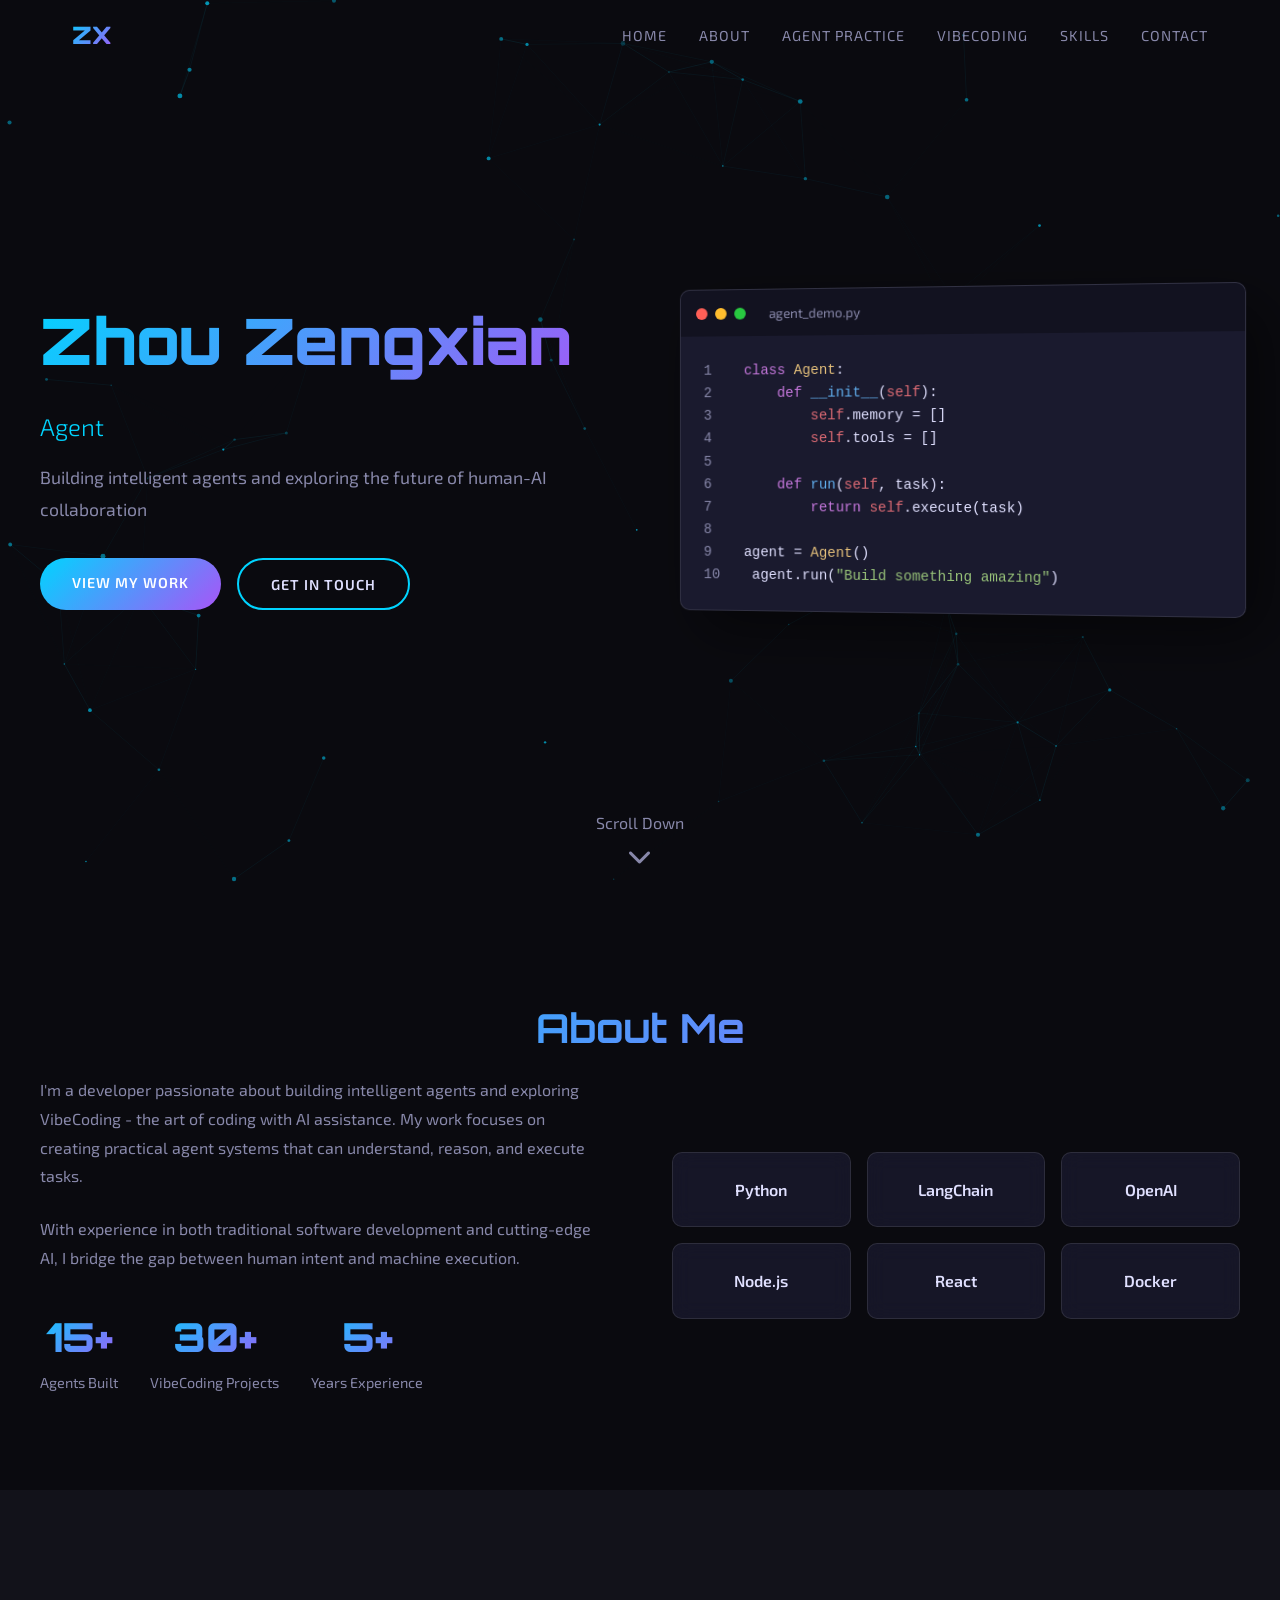
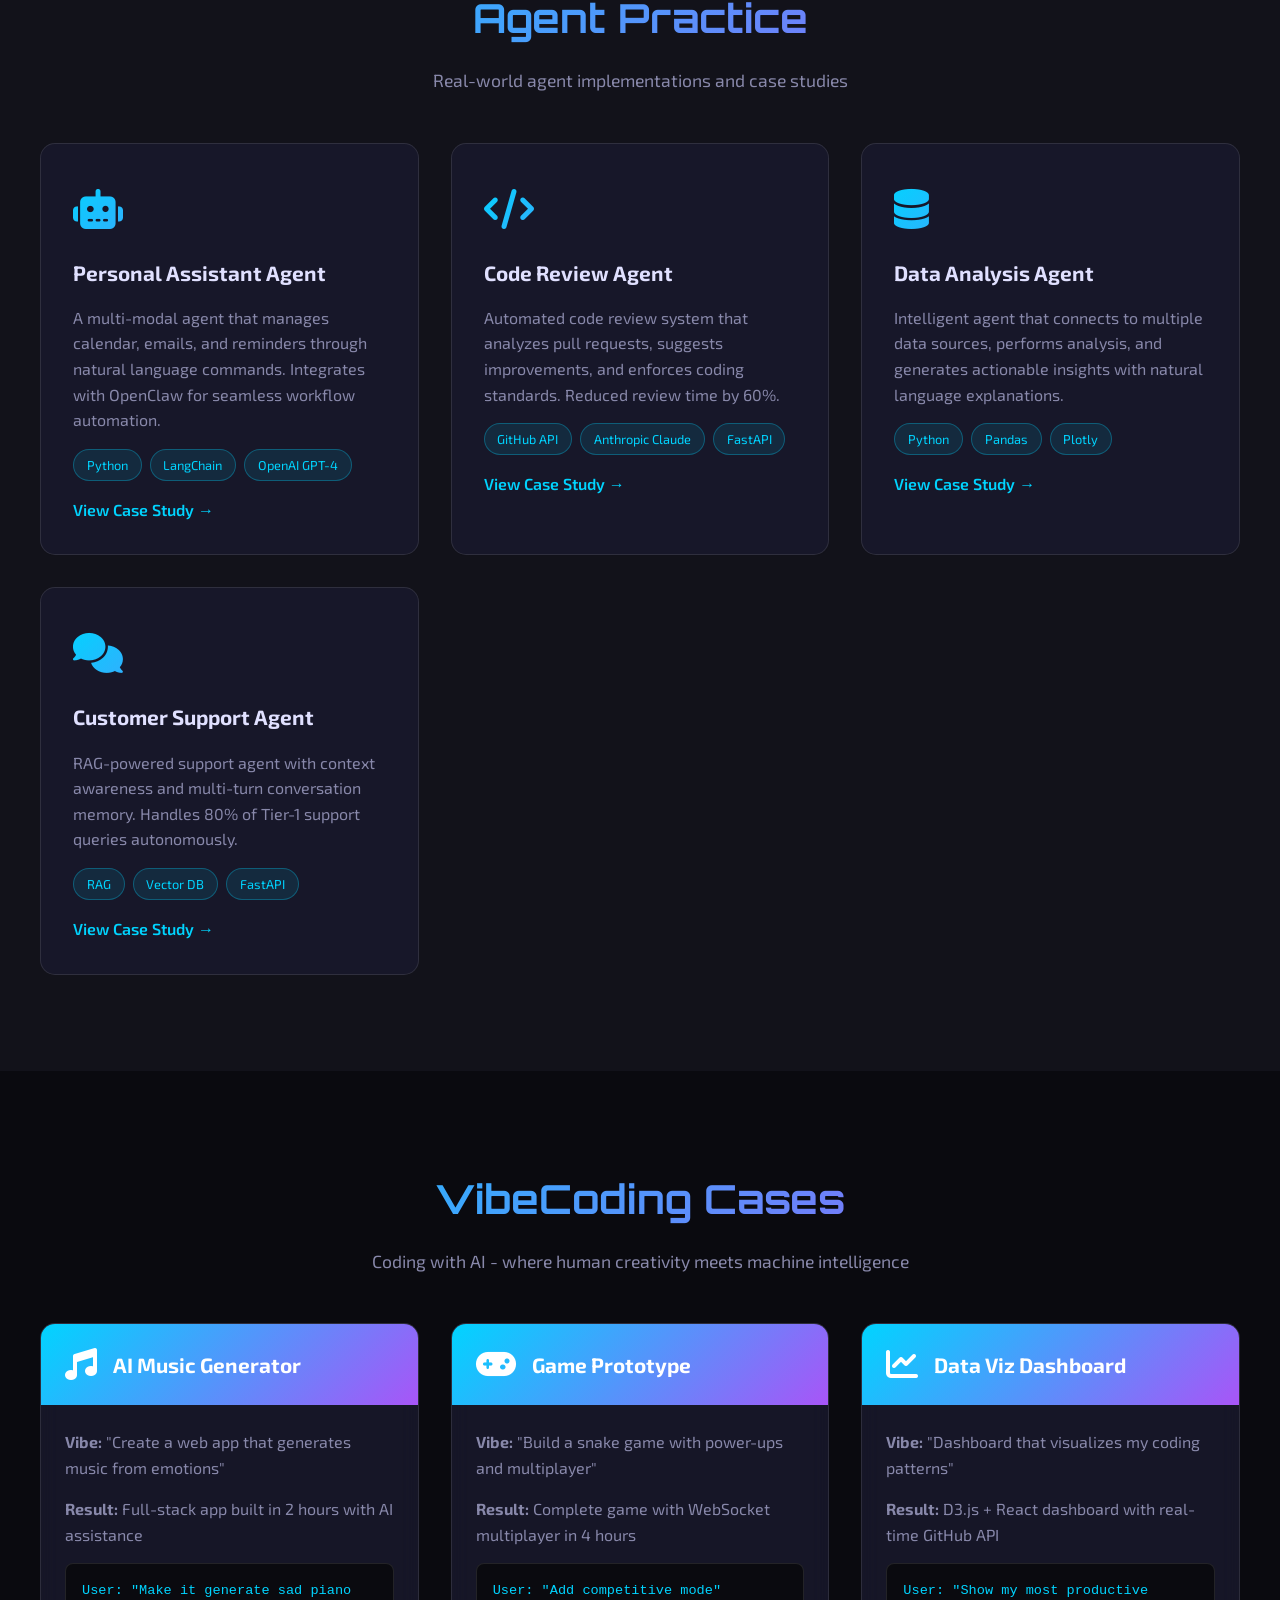
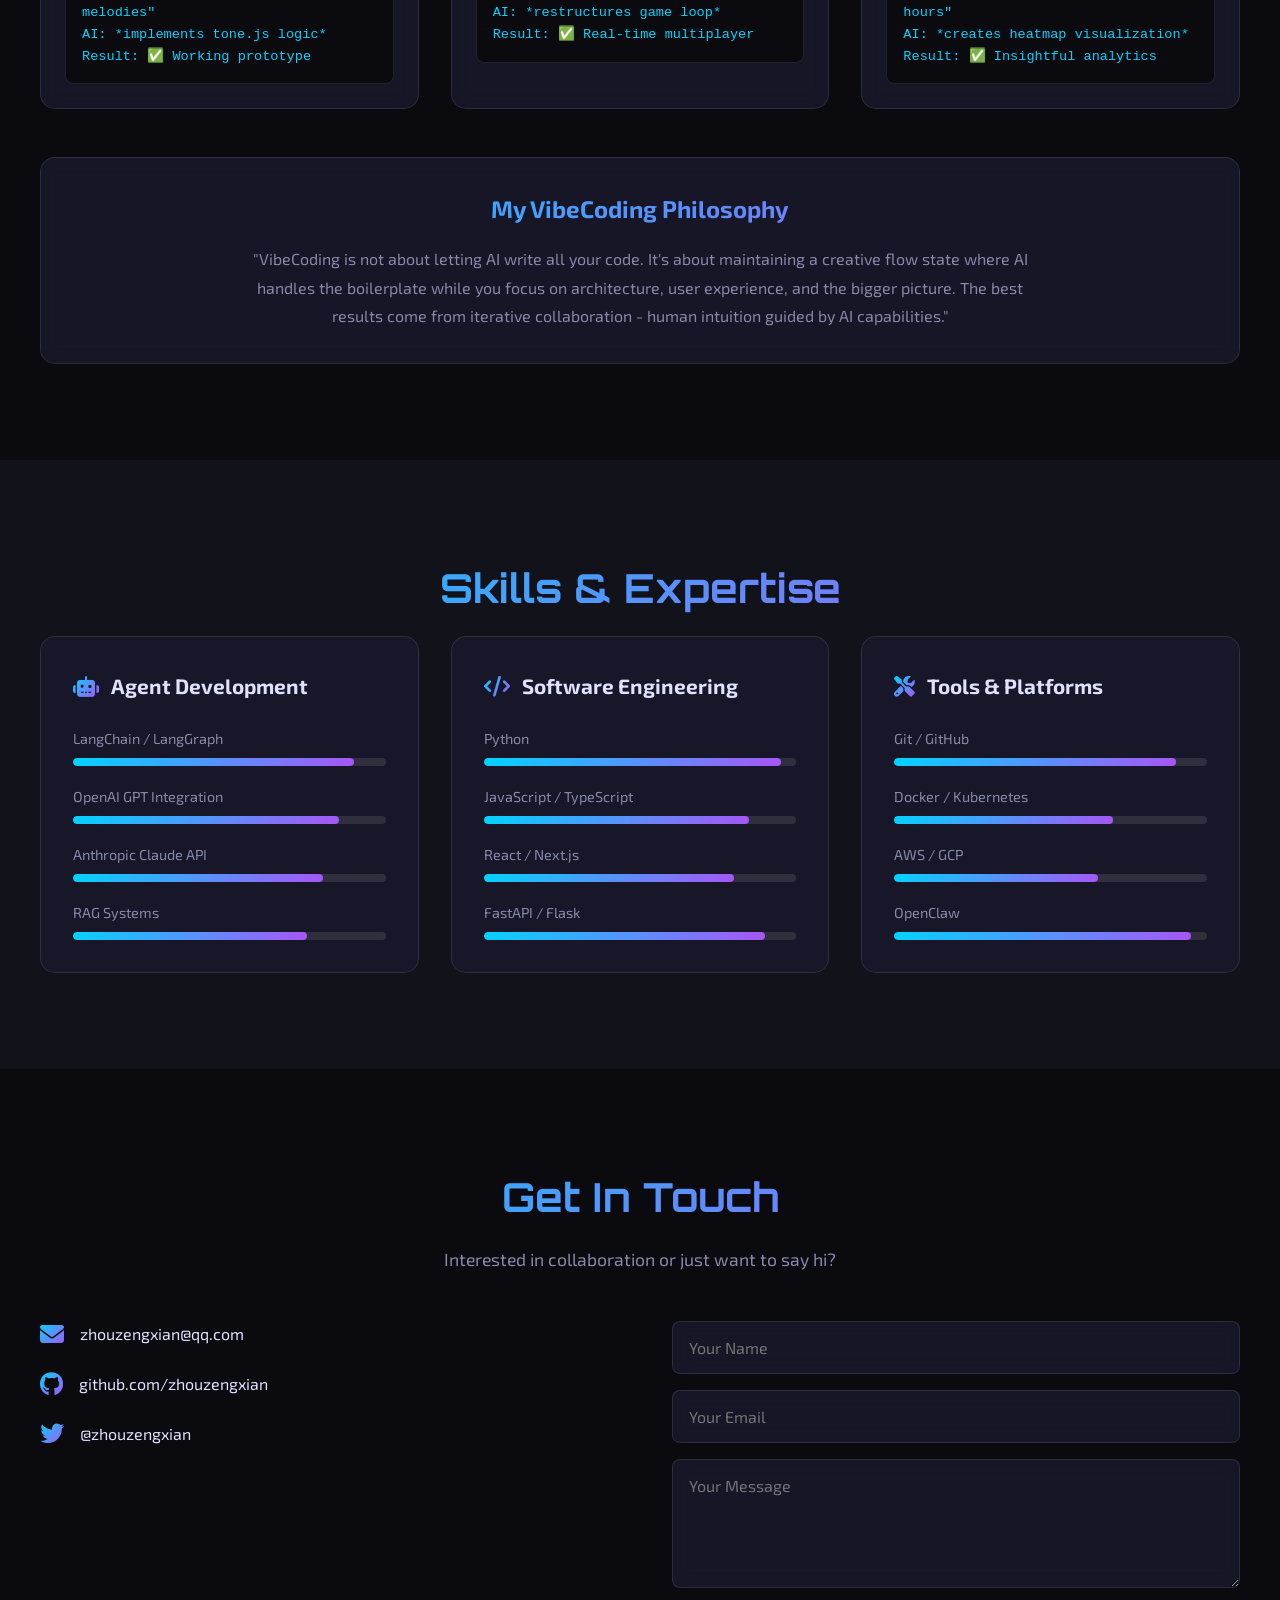
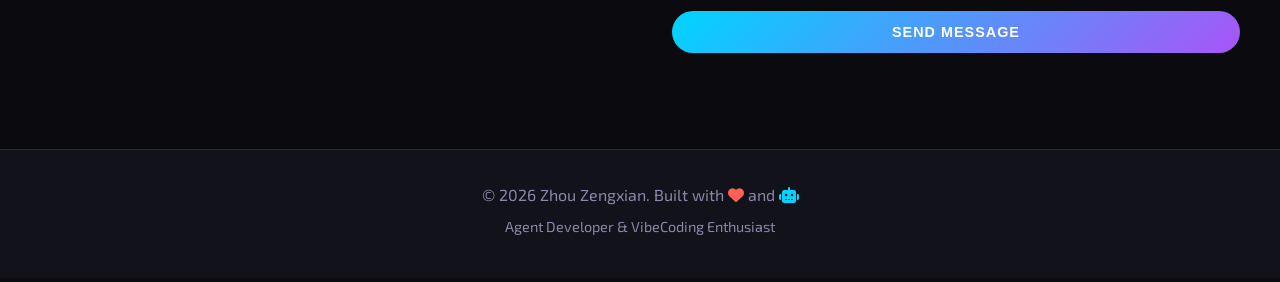
<file: index.html>
<!DOCTYPE html>
<html lang="zh-CN">
<head>
    <meta charset="UTF-8">
    <meta name="viewport" content="width=device-width, initial-scale=1.0">
    <title>Zhou Zengxian - Agent & VibeCoding Portfolio</title>
    <link rel="stylesheet" href="style.css">
    <link rel="stylesheet" href="https://cdnjs.cloudflare.com/ajax/libs/font-awesome/6.4.0/css/all.min.css">
    <link href="https://fonts.googleapis.com/css2?family=Orbitron:wght@400;700;900&family=Exo+2:wght@300;400;600&display=swap" rel="stylesheet">
</head>
<body>
    <!-- 粒子背景 -->
    <canvas id="particle-canvas"></canvas>

    <!-- 导航栏 -->
    <nav id="navbar">
        <div class="nav-container">
            <a href="#home" class="nav-logo">ZX</a>
            <ul class="nav-links">
                <li><a href="#home">Home</a></li>
                <li><a href="#about">About</a></li>
                <li><a href="#agent">Agent Practice</a></li>
                <li><a href="#vibecoding">VibeCoding</a></li>
                <li><a href="#skills">Skills</a></li>
                <li><a href="#contact">Contact</a></li>
            </ul>
            <div class="nav-toggle">
                <span></span>
                <span></span>
                <span></span>
            </div>
        </div>
    </nav>

    <!-- Hero Section -->
    <section id="home" class="hero">
        <div class="hero-content">
            <div class="hero-text">
                <h1 class="glitch" data-text="Zhou Zengxian">Zhou Zengxian</h1>
                <p class="subtitle">Agent Developer & VibeCoding Enthusiast</p>
                <p class="description">
                    Building intelligent agents and exploring the future of human-AI collaboration
                </p>
                <div class="hero-buttons">
                    <a href="#agent" class="btn btn-primary">View My Work</a>
                    <a href="#contact" class="btn btn-secondary">Get In Touch</a>
                </div>
            </div>
            <div class="hero-visual">
                <div class="code-window">
                    <div class="window-header">
                        <span class="dot red"></span>
                        <span class="dot yellow"></span>
                        <span class="dot green"></span>
                        <span class="window-title">agent_demo.py</span>
                    </div>
                    <div class="window-body">
                        <pre><code><span class="line-number">1</span>  <span class="keyword">class</span> <span class="class-name">Agent</span>:
<span class="line-number">2</span>      <span class="keyword">def</span> <span class="function">__init__</span>(<span class="self">self</span>):
<span class="line-number">3</span>          <span class="self">self</span>.memory = []
<span class="line-number">4</span>          <span class="self">self</span>.tools = []
<span class="line-number">5</span>
<span class="line-number">6</span>      <span class="keyword">def</span> <span class="function">run</span>(<span class="self">self</span>, task):
<span class="line-number">7</span>          <span class="keyword">return</span> <span class="self">self</span>.execute(task)
<span class="line-number">8</span>
<span class="line-number">9</span>  agent = <span class="class-name">Agent</span>()
<span class="line-number">10</span>  agent.run(<span class="string">"Build something amazing"</span>)</code></pre>
                    </div>
                </div>
            </div>
        </div>
        <div class="scroll-indicator">
            <span>Scroll Down</span>
            <i class="fas fa-chevron-down"></i>
        </div>
    </section>

    <!-- About Section -->
    <section id="about" class="section">
        <div class="container">
            <h2 class="section-title">About Me</h2>
            <div class="about-content">
                <div class="about-text">
                    <p>
                        I'm a developer passionate about building intelligent agents and exploring 
                        VibeCoding - the art of coding with AI assistance. My work focuses on 
                        creating practical agent systems that can understand, reason, and execute tasks.
                    </p>
                    <p>
                        With experience in both traditional software development and cutting-edge AI, 
                        I bridge the gap between human intent and machine execution.
                    </p>
                    <div class="stats">
                        <div class="stat-item">
                            <span class="stat-number">15+</span>
                            <span class="stat-label">Agents Built</span>
                        </div>
                        <div class="stat-item">
                            <span class="stat-number">30+</span>
                            <span class="stat-label">VibeCoding Projects</span>
                        </div>
                        <div class="stat-item">
                            <span class="stat-number">5+</span>
                            <span class="stat-label">Years Experience</span>
                        </div>
                    </div>
                </div>
                <div class="about-visual">
                    <div class="tech-stack">
                        <div class="tech-item" data-delay="0">Python</div>
                        <div class="tech-item" data-delay="100">LangChain</div>
                        <div class="tech-item" data-delay="200">OpenAI</div>
                        <div class="tech-item" data-delay="300">Node.js</div>
                        <div class="tech-item" data-delay="400">React</div>
                        <div class="tech-item" data-delay="500">Docker</div>
                    </div>
                </div>
            </div>
        </div>
    </section>

    <!-- Agent Practice Section -->
    <section id="agent" class="section section-dark">
        <div class="container">
            <h2 class="section-title">Agent Practice</h2>
            <p class="section-subtitle">Real-world agent implementations and case studies</p>
            
            <div class="projects-grid">
                <!-- Project 1 -->
                <div class="project-card">
                    <div class="project-icon">
                        <i class="fas fa-robot"></i>
                    </div>
                    <h3>Personal Assistant Agent</h3>
                    <p>
                        A multi-modal agent that manages calendar, emails, and reminders 
                        through natural language commands. Integrates with OpenClaw for 
                        seamless workflow automation.
                    </p>
                    <div class="project-tags">
                        <span>Python</span>
                        <span>LangChain</span>
                        <span>OpenAI GPT-4</span>
                    </div>
                    <a href="#" class="project-link">View Case Study →</a>
                </div>

                <!-- Project 2 -->
                <div class="project-card">
                    <div class="project-icon">
                        <i class="fas fa-code"></i>
                    </div>
                    <h3>Code Review Agent</h3>
                    <p>
                        Automated code review system that analyzes pull requests, 
                        suggests improvements, and enforces coding standards. 
                        Reduced review time by 60%.
                    </p>
                    <div class="project-tags">
                        <span>GitHub API</span>
                        <span>Anthropic Claude</span>
                        <span>FastAPI</span>
                    </div>
                    <a href="#" class="project-link">View Case Study →</a>
                </div>

                <!-- Project 3 -->
                <div class="project-card">
                    <div class="project-icon">
                        <i class="fas fa-database"></i>
                    </div>
                    <h3>Data Analysis Agent</h3>
                    <p>
                        Intelligent agent that connects to multiple data sources, 
                        performs analysis, and generates actionable insights with 
                        natural language explanations.
                    </p>
                    <div class="project-tags">
                        <span>Python</span>
                        <span>Pandas</span>
                        <span>Plotly</span>
                    </div>
                    <a href="#" class="project-link">View Case Study →</a>
                </div>

                <!-- Project 4 -->
                <div class="project-card">
                    <div class="project-icon">
                        <i class="fas fa-comments"></i>
                    </div>
                    <h3>Customer Support Agent</h3>
                    <p>
                        RAG-powered support agent with context awareness and 
                        multi-turn conversation memory. Handles 80% of Tier-1 
                        support queries autonomously.
                    </p>
                    <div class="project-tags">
                        <span>RAG</span>
                        <span>Vector DB</span>
                        <span>FastAPI</span>
                    </div>
                    <a href="#" class="project-link">View Case Study →</a>
                </div>
            </div>
        </div>
    </section>

    <!-- VibeCoding Section -->
    <section id="vibecoding" class="section">
        <div class="container">
            <h2 class="section-title">VibeCoding Cases</h2>
            <p class="section-subtitle">Coding with AI - where human creativity meets machine intelligence</p>
            
            <div class="vibecoding-grid">
                <!-- Case 1 -->
                <div class="vibe-card">
                    <div class="vibe-header">
                        <i class="fas fa-music"></i>
                        <h3>AI Music Generator</h3>
                    </div>
                    <div class="vibe-content">
                        <p><strong>Vibe:</strong> "Create a web app that generates music from emotions"</p>
                        <p><strong>Result:</strong> Full-stack app built in 2 hours with AI assistance</p>
                        <div class="vibe-code-snippet">
                            <code>User: "Make it generate sad piano melodies"<br>AI: *implements tone.js logic*<br>Result: ✅ Working prototype</code>
                        </div>
                    </div>
                </div>

                <!-- Case 2 -->
                <div class="vibe-card">
                    <div class="vibe-header">
                        <i class="fas fa-gamepad"></i>
                        <h3>Game Prototype</h3>
                    </div>
                    <div class="vibe-content">
                        <p><strong>Vibe:</strong> "Build a snake game with power-ups and multiplayer"</p>
                        <p><strong>Result:</strong> Complete game with WebSocket multiplayer in 4 hours</p>
                        <div class="vibe-code-snippet">
                            <code>User: "Add competitive mode"<br>AI: *restructures game loop*<br>Result: ✅ Real-time multiplayer</code>
                        </div>
                    </div>
                </div>

                <!-- Case 3 -->
                <div class="vibe-card">
                    <div class="vibe-header">
                        <i class="fas fa-chart-line"></i>
                        <h3>Data Viz Dashboard</h3>
                    </div>
                    <div class="vibe-content">
                        <p><strong>Vibe:</strong> "Dashboard that visualizes my coding patterns"</p>
                        <p><strong>Result:</strong> D3.js + React dashboard with real-time GitHub API</p>
                        <div class="vibe-code-snippet">
                            <code>User: "Show my most productive hours"<br>AI: *creates heatmap visualization*<br>Result: ✅ Insightful analytics</code>
                        </div>
                    </div>
                </div>
            </div>

            <div class="vibe-philosophy">
                <h3>My VibeCoding Philosophy</h3>
                <p>
                    "VibeCoding is not about letting AI write all your code. It's about maintaining 
                    a creative flow state where AI handles the boilerplate while you focus on architecture, 
                    user experience, and the bigger picture. The best results come from iterative 
                    collaboration - human intuition guided by AI capabilities."
                </p>
            </div>
        </div>
    </section>

    <!-- Skills Section -->
    <section id="skills" class="section section-dark">
        <div class="container">
            <h2 class="section-title">Skills & Expertise</h2>
            
            <div class="skills-grid">
                <div class="skill-category">
                    <h3><i class="fas fa-robot"></i> Agent Development</h3>
                    <div class="skill-items">
                        <div class="skill-item">
                            <span class="skill-name">LangChain / LangGraph</span>
                            <div class="skill-bar">
                                <div class="skill-progress" data-width="90"></div>
                            </div>
                        </div>
                        <div class="skill-item">
                            <span class="skill-name">OpenAI GPT Integration</span>
                            <div class="skill-bar">
                                <div class="skill-progress" data-width="85"></div>
                            </div>
                        </div>
                        <div class="skill-item">
                            <span class="skill-name">Anthropic Claude API</span>
                            <div class="skill-bar">
                                <div class="skill-progress" data-width="80"></div>
                            </div>
                        </div>
                        <div class="skill-item">
                            <span class="skill-name">RAG Systems</span>
                            <div class="skill-bar">
                                <div class="skill-progress" data-width="75"></div>
                            </div>
                        </div>
                    </div>
                </div>

                <div class="skill-category">
                    <h3><i class="fas fa-code"></i> Software Engineering</h3>
                    <div class="skill-items">
                        <div class="skill-item">
                            <span class="skill-name">Python</span>
                            <div class="skill-bar">
                                <div class="skill-progress" data-width="95"></div>
                            </div>
                        </div>
                        <div class="skill-item">
                            <span class="skill-name">JavaScript / TypeScript</span>
                            <div class="skill-bar">
                                <div class="skill-progress" data-width="85"></div>
                            </div>
                        </div>
                        <div class="skill-item">
                            <span class="skill-name">React / Next.js</span>
                            <div class="skill-bar">
                                <div class="skill-progress" data-width="80"></div>
                            </div>
                        </div>
                        <div class="skill-item">
                            <span class="skill-name">FastAPI / Flask</span>
                            <div class="skill-bar">
                                <div class="skill-progress" data-width="90"></div>
                            </div>
                        </div>
                    </div>
                </div>

                <div class="skill-category">
                    <h3><i class="fas fa-tools"></i> Tools & Platforms</h3>
                    <div class="skill-items">
                        <div class="skill-item">
                            <span class="skill-name">Git / GitHub</span>
                            <div class="skill-bar">
                                <div class="skill-progress" data-width="90"></div>
                            </div>
                        </div>
                        <div class="skill-item">
                            <span class="skill-name">Docker / Kubernetes</span>
                            <div class="skill-bar">
                                <div class="skill-progress" data-width="70"></div>
                            </div>
                        </div>
                        <div class="skill-item">
                            <span class="skill-name">AWS / GCP</span>
                            <div class="skill-bar">
                                <div class="skill-progress" data-width="65"></div>
                            </div>
                        </div>
                        <div class="skill-item">
                            <span class="skill-name">OpenClaw</span>
                            <div class="skill-bar">
                                <div class="skill-progress" data-width="95"></div>
                            </div>
                        </div>
                    </div>
                </div>
            </div>
        </div>
    </section>

    <!-- Contact Section -->
    <section id="contact" class="section">
        <div class="container">
            <h2 class="section-title">Get In Touch</h2>
            <p class="section-subtitle">Interested in collaboration or just want to say hi?</p>
            
            <div class="contact-content">
                <div class="contact-info">
                    <div class="contact-item">
                        <i class="fas fa-envelope"></i>
                        <a href="mailto:zhouzengxian@qq.com">zhouzengxian@qq.com</a>
                    </div>
                    <div class="contact-item">
                        <i class="fab fa-github"></i>
                        <a href="https://github.com/zhouzengxian" target="_blank">github.com/zhouzengxian</a>
                    </div>
                    <div class="contact-item">
                        <i class="fab fa-twitter"></i>
                        <a href="#" target="_blank">@zhouzengxian</a>
                    </div>
                </div>
                
                <form class="contact-form">
                    <div class="form-group">
                        <input type="text" placeholder="Your Name" required>
                    </div>
                    <div class="form-group">
                        <input type="email" placeholder="Your Email" required>
                    </div>
                    <div class="form-group">
                        <textarea placeholder="Your Message" rows="5" required></textarea>
                    </div>
                    <button type="submit" class="btn btn-primary">Send Message</button>
                </form>
            </div>
        </div>
    </section>

    <!-- Footer -->
    <footer>
        <div class="container">
            <p>&copy; 2026 Zhou Zengxian. Built with <i class="fas fa-heart"></i> and <i class="fas fa-robot"></i></p>
            <p class="footer-tagline">Agent Developer & VibeCoding Enthusiast</p>
        </div>
    </footer>

    <script src="script.js"></script>
</body>
</html>
</file>
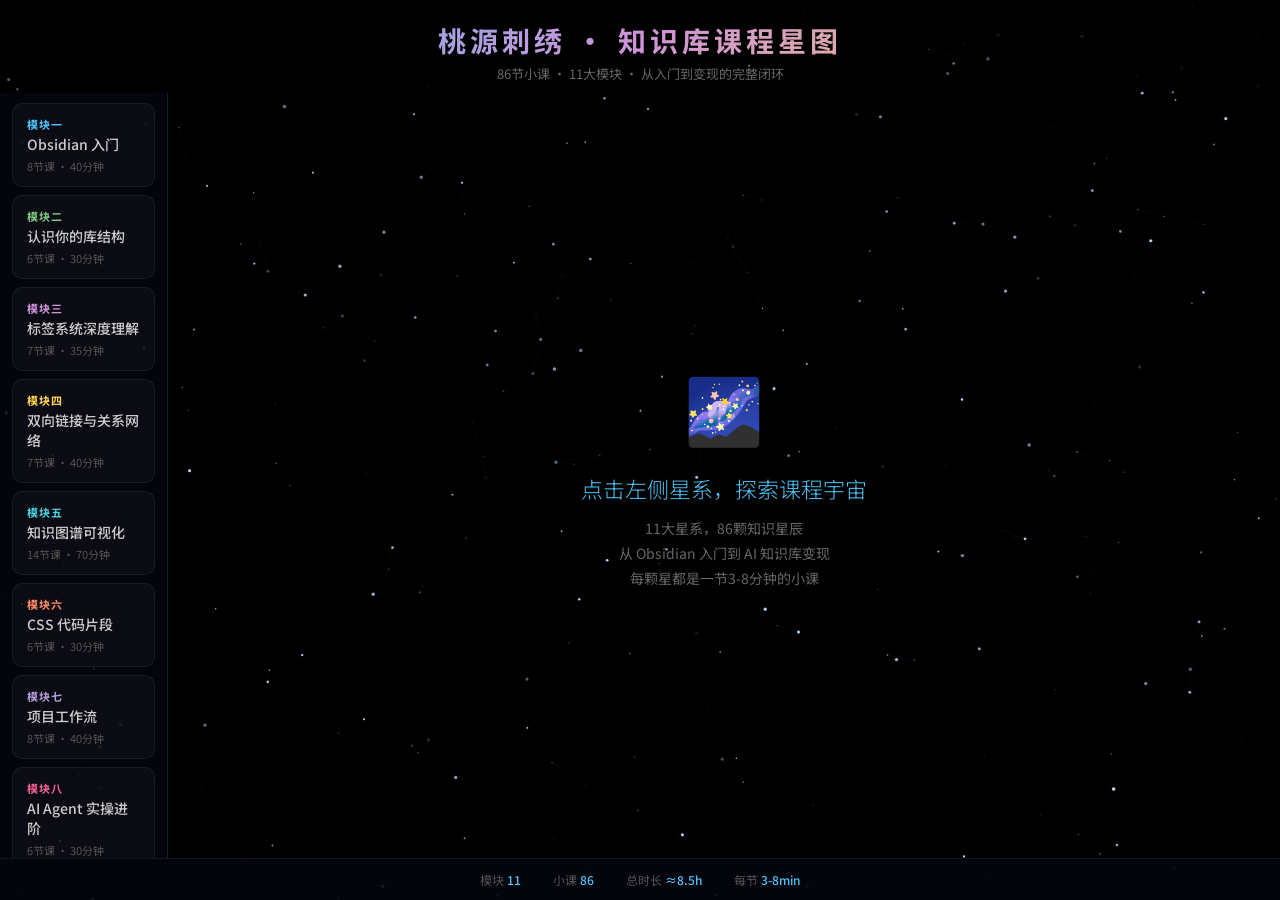
<file: course-starmap.html>
<!DOCTYPE html>
<html lang="zh-CN">
<head>
<meta charset="UTF-8">
<meta name="viewport" content="width=device-width, initial-scale=1.0">
<title>桃源刺绣 · 知识库课程星图</title>
<style>
@import url('https://fonts.googleapis.com/css2?family=Noto+Sans+SC:wght@300;400;500;700&display=swap');

* { margin: 0; padding: 0; box-sizing: border-box; }

body {
  background: #000;
  color: #e0e0e0;
  font-family: 'Noto Sans SC', sans-serif;
  overflow: hidden;
  height: 100vh;
}

canvas#stars { position: fixed; top: 0; left: 0; z-index: 0; }

#app {
  position: relative;
  z-index: 1;
  height: 100vh;
  display: flex;
  flex-direction: column;
}

header {
  text-align: center;
  padding: 20px 20px 10px;
  background: linear-gradient(180deg, rgba(0,0,0,0.9) 0%, transparent 100%);
}

header h1 {
  font-size: 28px;
  font-weight: 700;
  background: linear-gradient(135deg, #4fc3f7, #ce93d8, #ffd54f);
  -webkit-background-clip: text;
  -webkit-text-fill-color: transparent;
  letter-spacing: 4px;
}

header p {
  font-size: 13px;
  color: #666;
  margin-top: 4px;
}

.main {
  flex: 1;
  display: flex;
  overflow: hidden;
}

/* ---- Module Nav ---- */
.module-nav {
  width: 168px;
  padding: 10px 12px;
  overflow-y: auto;
  background: rgba(5,5,15,0.85);
  border-right: 1px solid rgba(79,195,247,0.15);
  flex-shrink: 0;
}

.module-nav::-webkit-scrollbar { width: 4px; }
.module-nav::-webkit-scrollbar-thumb { background: rgba(79,195,247,0.3); border-radius: 2px; }

.module-card {
  padding: 12px 14px;
  margin-bottom: 8px;
  border-radius: 10px;
  cursor: pointer;
  border: 1px solid rgba(255,255,255,0.06);
  background: rgba(255,255,255,0.03);
  transition: all 0.3s;
  position: relative;
  overflow: hidden;
}

.module-card::before {
  content: '';
  position: absolute;
  top: 0; left: 0; right: 0; bottom: 0;
  opacity: 0;
  transition: opacity 0.3s;
  border-radius: 10px;
}

.module-card:hover::before { opacity: 1; }
.module-card:hover { border-color: rgba(255,255,255,0.15); transform: translateX(3px); }
.module-card.active { border-color: var(--mc); background: rgba(255,255,255,0.06); }
.module-card.active::before { opacity: 1; }

.module-card .mod-num {
  font-size: 11px;
  font-weight: 700;
  color: var(--mc);
  letter-spacing: 1px;
  text-transform: uppercase;
}

.module-card .mod-title {
  font-size: 14px;
  font-weight: 500;
  margin-top: 2px;
  color: #ccc;
}

.module-card .mod-meta {
  font-size: 11px;
  color: #555;
  margin-top: 4px;
}

.module-card.active .mod-title { color: #fff; }

/* ---- Content ---- */
.content {
  flex: 1;
  padding: 20px 30px;
  overflow-y: auto;
}

.content::-webkit-scrollbar { width: 4px; }
.content::-webkit-scrollbar-thumb { background: rgba(79,195,247,0.3); border-radius: 2px; }

.welcome {
  display: flex;
  flex-direction: column;
  align-items: center;
  justify-content: center;
  height: 100%;
  text-align: center;
}

.welcome .big-icon { font-size: 64px; margin-bottom: 20px; }

.welcome h2 {
  font-size: 22px;
  font-weight: 300;
  color: #4fc3f7;
  margin-bottom: 12px;
}

.welcome p { color: #666; font-size: 14px; line-height: 1.8; }

.module-view { animation: fadeUp 0.4s ease; }

@keyframes fadeUp {
  from { opacity: 0; transform: translateY(15px); }
  to { opacity: 1; transform: translateY(0); }
}

.module-view .mv-header {
  margin-bottom: 24px;
  padding-bottom: 16px;
  border-bottom: 1px solid rgba(79,195,247,0.15);
}

.module-view .mv-num {
  font-size: 12px;
  font-weight: 700;
  letter-spacing: 2px;
  color: var(--mc);
}

.module-view .mv-title {
  font-size: 24px;
  font-weight: 700;
  color: #fff;
  margin-top: 4px;
}

.module-view .mv-desc {
  font-size: 13px;
  color: #888;
  margin-top: 6px;
  line-height: 1.6;
}

.lesson-grid {
  display: grid;
  grid-template-columns: repeat(auto-fill, minmax(240px, 1fr));
  gap: 14px;
}

.lesson-card {
  background: rgba(255,255,255,0.03);
  border: 1px solid rgba(255,255,255,0.06);
  border-radius: 12px;
  padding: 16px;
  cursor: pointer;
  transition: all 0.3s;
  position: relative;
}

.lesson-card:hover {
  border-color: var(--mc);
  background: rgba(255,255,255,0.06);
  transform: translateY(-2px);
  box-shadow: 0 4px 20px rgba(0,0,0,0.5), 0 0 30px var(--mc-glow);
}

.lesson-card .lc-num {
  font-size: 11px;
  font-weight: 700;
  color: var(--mc);
  opacity: 0.7;
}

.lesson-card .lc-title {
  font-size: 14px;
  font-weight: 500;
  color: #ddd;
  margin-top: 4px;
}

.lesson-card .lc-points {
  margin-top: 10px;
  list-style: none;
}

.lesson-card .lc-points li {
  font-size: 12px;
  color: #777;
  padding: 2px 0;
  padding-left: 12px;
  position: relative;
  line-height: 1.5;
}

.lesson-card .lc-points li::before {
  content: '';
  position: absolute;
  left: 0;
  top: 8px;
  width: 4px;
  height: 4px;
  border-radius: 50%;
  background: var(--mc);
  opacity: 0.5;
}

/* ---- Stats bar ---- */
.stats-bar {
  display: flex;
  justify-content: center;
  gap: 32px;
  padding: 12px 20px;
  background: rgba(5,5,15,0.9);
  border-top: 1px solid rgba(79,195,247,0.1);
  font-size: 12px;
  color: #555;
}

.stats-bar span { color: #4fc3f7; font-weight: 500; }

/* ---- Shooting stars ---- */
.shooting-star {
  position: fixed;
  width: 80px;
  height: 1px;
  background: linear-gradient(90deg, rgba(79,195,247,0.8), transparent);
  z-index: 0;
  animation: shoot 1s ease-out forwards;
  pointer-events: none;
}

@keyframes shoot {
  from { opacity: 1; transform: translateX(0); }
  to { opacity: 0; transform: translateX(200px); }
}
</style>
</head>
<body>

<canvas id="stars"></canvas>

<div id="app">
  <header>
    <h1>桃源刺绣 · 知识库课程星图</h1>
    <p>86节小课 · 11大模块 · 从入门到变现的完整闭环</p>
  </header>

  <div class="main">
    <div class="module-nav" id="moduleNav"></div>
    <div class="content" id="contentArea">
      <div class="welcome">
        <div class="big-icon">🌌</div>
        <h2>点击左侧星系，探索课程宇宙</h2>
        <p>11大星系，86颗知识星辰<br>从 Obsidian 入门到 AI 知识库变现<br>每颗星都是一节3-8分钟的小课</p>
      </div>
    </div>
  </div>

  <div class="stats-bar">
    <div>模块 <span>11</span></div>
    <div>小课 <span>86</span></div>
    <div>总时长 <span>≈8.5h</span></div>
    <div>每节 <span>3-8min</span></div>
  </div>
</div>

<script>
const MODULES = [
  {
    id: 1, num: "模块一", title: "Obsidian 入门", lessons: 8, duration: "40分钟",
    color: "#4fc3f7", glow: "rgba(79,195,247,0.15)",
    desc: "从零开始，认识你的本地知识库",
    items: [
      { t: "什么是 Obsidian", pts: ["本地双链笔记工具", "和Word/记事本的本质区别", "桃源刺绣库预览"] },
      { t: "打开你的桃源刺绣库", pts: ["用Obsidian打开已有库", "三栏布局：文件栏/编辑区/面板", "拖拽调整布局"] },
      { t: "第一篇笔记：读和改", pts: ["打开「瑞兽.md」", "编辑模式 vs 阅读模式", "修改文字并保存"] },
      { t: "Markdown 基础（5分钟学会排版）", pts: ["标题# / 粗体** / 列表-", "图片嵌入![]()", "链接[[]]", "看懂即可，不用死记"] },
      { t: "图片笔记怎么看", pts: ["数据图库下的笔记", "图片显示与缩放", "frontmatter不要乱改"] },
      { t: "搜索与快速跳转", pts: ["Ctrl+O 快速打开", "Ctrl+Shift+F 全局搜索", "按标签搜索 #瑞兽"] },
      { t: "书签与收藏", pts: ["给常用笔记加书签", "书签面板的使用"] },
      { t: "日常使用习惯", pts: ["每天怎么打开浏览关掉", "不要删.obsidian文件夹", "备份意识"] },
    ]
  },
  {
    id: 2, num: "模块二", title: "认识你的库结构", lessons: 6, duration: "30分钟",
    color: "#81c784", glow: "rgba(129,199,132,0.15)",
    desc: "6大加工阶段，200+标签，一篇笔记的三件套",
    items: [
      { t: "库的整体结构一图看懂", pts: ["6大数据图库文件夹", "标签关系文件夹", "数据图库 vs 标签关系", "根目录全貌导航"] },
      { t: "数据图库：6个加工阶段", pts: ["30_d→30_g 高清采集", "31_a 人智共创", "32_a 图形增强", "33_a 因子描摹", "34_a 风格迁移"] },
      { t: "一篇数据笔记的完整内容", pts: ["以 a(1).md 为例", ".md + .png + .txt 三件套", "frontmatter: tags与cover"] },
      { t: "标签关系笔记怎么来的", pts: ["打开 标签关系/瑞兽.md", "汇总了哪些内容", "链接列表的生成逻辑"] },
      { t: "文件夹看板与标签看板", pts: ["BASE看板视图的使用", "246个标签看板文件", "卡片视图+筛选条件"] },
      { t: "Canvas 画布功能", pts: ["打开canvas文件", "卡片式排版", "拖拽笔记到画布"] },
    ]
  },
  {
    id: 3, num: "模块三", title: "标签系统深度理解", lessons: 7, duration: "35分钟",
    color: "#ce93d8", glow: "rgba(206,147,216,0.15)",
    desc: "标签即连线，六大分类定乾坤",
    items: [
      { t: "标签是什么？为什么是核心", pts: ["桃源刺绣库标签体系概览", "标签 vs 文件夹的本质区别", "200+标签的理解方式"] },
      { t: "标签六大分类", pts: ["瑞兽/花卉/鸟类/阔叶/文创/荷花", "每个类别的典型标签", "图谱颜色分组看标签"] },
      { t: "标签面板的使用", pts: ["打开标签面板", "按标签筛选笔记", "标签数量统计"] },
      { t: "给笔记加标签", pts: ["frontmatter里写标签", "正文中用 #标签", "两种方式的区别与选择"] },
      { t: "标签层级与关联", pts: ["瑞兽→狮子/麒麟/貔貅", "花卉→牡丹/荷花/梅花", "层级在图谱中的体现"] },
      { t: "用 Dataview 查询标签", pts: ["Dataview插件简介", "列出含特定标签的笔记", "复制模板改就行"] },
      { t: "标签维护注意事项", pts: ["删标签前看影响范围", "改名要全局替换", "新增标签命名规范"] },
    ]
  },
  {
    id: 4, num: "模块四", title: "双向链接与关系网络", lessons: 7, duration: "40分钟",
    color: "#ffd54f", glow: "rgba(255,213,79,0.15)",
    desc: "[[]]链接、反向链接、嵌入——知识网络的基础",
    items: [
      { t: "双向链接是什么", pts: ["[[笔记名]] 的写法", "点进去、跳回来", "和普通超链接的区别"] },
      { t: "反向链接面板", pts: ["打开笔记看反向链接", "谁提到了我", "实操：打开「牡丹」看引用"] },
      { t: "出链与入链", pts: ["出链：引用了谁", "入链：被谁引用", "在图谱中的对应关系"] },
      { t: "用链接构建知识网络", pts: ["什么时候加链接", "链接密度不是越多越好", "手动建立链接实操"] },
      { t: "别名 Aliases", pts: ["一篇笔记多个名字", "frontmatter设置aliases", "用别名跳转"] },
      { t: "嵌入 Embed", pts: ["![[笔记名]] 嵌入内容", "嵌入图片和表格", "嵌入相关刺绣图片实操"] },
      { t: "连接浮现：AI 发现关系", pts: ["显性连接 vs 隐含连接", "AI每周扫描发现模式", "复利效应：越用越聪明"] },
    ]
  },
  {
    id: 5, num: "模块五", title: "知识图谱可视化", lessons: 14, duration: "70分钟",
    color: "#4dd0e1", glow: "rgba(77,208,225,0.15)",
    desc: "图谱是知识库的灵魂——14节课深度掌握，含Hub识别与导出",
    items: [
      { t: "打开你的关系图谱", pts: ["图谱图标/命令面板", "全局图 vs 局部图", "拖拽/缩放/悬停"] },
      { t: "图谱上看到的是什么", pts: ["节点=笔记", "连线=链接", "大小=连接数", "颜色=标签分组"] },
      { t: "图谱颜色分组详解", pts: ["图谱设置齿轮", "colorGroups配置", "7个颜色组解读"] },
      { t: "图谱筛选与搜索", pts: ["搜索特定笔记", "按标签/路径过滤", "只看某个文件夹"] },
      { t: "力度与布局调整", pts: ["centerStrength中心引力", "repelStrength斥力", "linkDistance连接距离"] },
      { t: "孤儿节点：发现知识盲区", pts: ["没有链接的笔记", "开启showOrphans", "给孤儿建立连接"] },
      { t: "局部图谱：聚焦一个主题", pts: ["在笔记中开局部图谱", "深度1跳/2跳/3跳", "聚焦「瑞兽」实操"] },
      { t: "图谱导航技巧", pts: ["快速定位节点", "按住拖拽观察", "双击跳转笔记"] },
      { t: "关联标签页：双栏联动", pts: ["左笔记+右图谱双栏", "点击图谱节点→左栏跳转", "沿关系链逐篇阅读"] },
      { t: "Ctrl+悬停节点预览", pts: ["按住Ctrl+滑过节点", "弹出预览卡片", "快速判断是否目标笔记"] },
      { t: "图谱截图与分享", pts: ["截图方法", "分享注意事项", "导出为图片"] },
      { t: "图谱日常使用场景", pts: ["看全局找灵感", "聚焦标签专题", "双栏+Ctrl预览组合用法"] },
      { t: "Hub节点与核心主题识别", pts: ["Hub=连接数最多的节点", "标签关系笔记是Hub", "Hub过大处理：拆分子标签"] },
      { t: "图谱导出与分享", pts: ["导出PNG：Save as image", "导出可交互HTML", "给客户的交付物清单"] },
    ]
  },
  {
    id: 6, num: "模块六", title: "CSS 代码片段", lessons: 6, duration: "30分钟",
    color: "#ff8a65", glow: "rgba(255,138,101,0.15)",
    desc: "用CSS自定义图谱外观，AI帮你写代码",
    items: [
      { t: "什么是 CSS 代码片段", pts: ["外观自定义的原理", "snippets文件夹位置", "已有4个片段：starry/red/black/test"] },
      { t: "启用/关闭 CSS 片段", pts: ["设置→外观→CSS代码片段", "刷新片段列表", "开关即时生效"] },
      { t: "图谱风格切换实操", pts: ["graph-starry 霓虹发光", "graph-red 红色主题", "graph-black 纯黑极简", "切换前后对比"] },
      { t: "CSS 代码解读", pts: ["graph-starry.css为例", ".color-node/line/text选择器", "改一个颜色试试"] },
      { t: "用 AI Agent 写 CSS", pts: ["告诉AI你的需求：星空发光", "AI生成CSS代码", "粘贴启用看效果", "反复迭代调色"] },
      { t: "常见自定义需求与模板", pts: ["改图谱背景色", "改节点颜色和大小", "改连线和透明度", "3个现成模板直接用"] },
    ]
  },
  {
    id: 7, num: "模块七", title: "项目工作流", lessons: 8, duration: "40分钟",
    color: "#b39ddb", glow: "rgba(179,157,219,0.15)",
    desc: "从图片到图谱的完整链路，含Prompt工程与同义词表",
    items: [
      { t: "项目工作流全景图", pts: ["图片采集→打标签→AI生成md→图谱", "标签即连线的核心逻辑", "桃源刺绣库就是成品"] },
      { t: "图片整理与打标签", pts: ["命名与分文件夹", "jpg+txt配对", "三种格式：简易/标准/JSON", "手动创建txt实操"] },
      { t: "AI Agent 自动创建 md", pts: ["读取jpg+txt生成md", "Prompt设计：角色+任务+格式", "命名规范与去重逻辑", "frontmatter标准模板"] },
      { t: "标签关系笔记生成", pts: ["按标签聚合生成索引", "标签节点自动拥有连线", "反向索引的生成逻辑"] },
      { t: "工作流的通用性：迁移到你的项目", pts: ["非遗/产品/设计/植物图鉴均可", "关键变量：标签体系", "不需调整：Obsidian结构/图谱/CSS"] },
      { t: "从0到1跑通新项目", pts: ["10张图片手动走一遍", "先粗后细迭代标签", "常见坑：太粗vs太细"] },
      { t: "Prompt工程：让AI准确理解", pts: ["角色+任务+输入+输出+约束", "Few-shot Learning提高准确率", "人工抽查10%及时调整"] },
      { t: "建立标签同义词表（高级）", pts: ["AI标注不一致的解法", "同义词映射表", "Agent处理前先查表", "效果：标签一致性大幅提升"] },
    ]
  },
  {
    id: 8, num: "模块八", title: "AI Agent 实操进阶", lessons: 6, duration: "30分钟",
    color: "#f06292", glow: "rgba(240,98,146,0.15)",
    desc: "批量处理、标签迭代、自定义Skill开发",
    items: [
      { t: "AI Agent 批量处理", pts: ["文件夹下所有图片一次处理", "脚本的输入输出", "出错了检查和修正"] },
      { t: "用 Agent 新增笔记", pts: ["新来一批图片如何入库", "跑一遍Agent流程", "检查结果手动修正"] },
      { t: "标签体系迭代", pts: ["图片增多标签需扩展", "图谱发现新标签需求", "Agent+人工协同更新"] },
      { t: "Agent 辅助的其他场景", pts: ["用Agent写CSS片段", "批量重命名/整理笔记", "生成标签关系笔记"] },
      { t: "自定义 Skill 开发入门", pts: ["Obsidian脚本开发", "场景1：根据标签自动配色", "场景2：过滤显示子图谱", "用AI Agent帮你写Script"] },
      { t: "图谱导出为可分享HTML", pts: ["为什么需要导出", "导出静态图片", "Force Graph可交互工具", "用Agent写简易图谱viewer"] },
    ]
  },
  {
    id: 9, num: "模块九", title: "AI 知识库架构", lessons: 10, duration: "50分钟",
    color: "#e57373", glow: "rgba(229,115,115,0.15)",
    desc: "从存笔记到养知识网——三层架构+三区域+复利",
    items: [
      { t: "传统笔记的卡点", pts: ["存了等于没存", "只优化了'记录'忽略'使用'", "图谱关联才是真正价值"] },
      { t: "笔记的四种用途", pts: ["决策支撑 / 写作素材", "对话材料 / 行动触发", "审计5篇笔记判断用途"] },
      { t: "知识库的三层架构", pts: ["知识层：md+标签关系", "智能层：Agent读取/关联/生成", "自动化层：定时任务/触发器"] },
      { t: "笔记的三区域流转模型", pts: ["捕获区→活跃区→归档区", "笔记的生命周期", "桃源刺绣库三区域对应"] },
      { t: "CLAUDE.md：AI业务宪法", pts: ["一份文件约束所有AI行为", "标签分类规则+同义词映射", "有无CLAUDE.md的效果对比"] },
      { t: "每日处理工作流", pts: ["当天新增当天进活跃区", "四步：评估→重写→连接→归档", "过滤原则：精而有用>大而全"] },
      { t: "连接浮现：复利增长", pts: ["AI每周扫描发现隐含关联", "同原理/矛盾/模式三类发现", "复利公式：笔记x连接x时间"] },
      { t: "知识库健康检查", pts: ["审计三问：贡献/连接/归档", "Dataview自动化14天清单", "健康指标：活跃/孤岛/未访问占比"] },
      { t: "QUEUE/GENERATED 异步工作流", pts: ["任务收件箱→AI执行→产出区", "你想到就丢进去，方便时看结果", "4大应用场景"] },
      { t: "90天进化路线", pts: ["第1周搭建→第2~4周积累", "第2个月连接浮现", "第3个月知识库'懂'你", "6个月后复利系统校准"] },
    ]
  },
  {
    id: 10, num: "模块十", title: "变现：审美技能赚钱", lessons: 8, duration: "40分钟",
    color: "#ffd700", glow: "rgba(255,215,0,0.15)",
    desc: "AI Agent + VibeCoding + 视觉化 = 把审美变成收入",
    items: [
      { t: "为什么知识库可视化能赚钱", pts: ["市场痛点：大量图片数据没系统管理", "传统方案丑且难用", "你的方案=高颜值+可检索+可展示"] },
      { t: "变现的三种产品形态", pts: ["陪跑教学 2980~5980/人", "代建交付 5000~20000/项目", "定制开发 10000~50000", "推荐起步路径"] },
      { t: "AI Agent 降低交付成本", pts: ["人工500张≈40工时", "AI Agent批量≈2工时", "省下90%时间，利润率95%", "你卖的是审美和架构设计"] },
      { t: "VibeCoding：不会代码也惊艳", pts: ["自然语言→AI生成代码", "图谱CSS→说「星空发光」→出代码", "课程星图→说「暗黑星星互联」→生成", "审美>代码"] },
      { t: "从0到第一单：获客与成交", pts: ["客户画像：非遗/文创/博物馆/设计", "小红书发图谱截图+抖音录屏", "成交三步：展示→戳痛点→给方案"] },
      { t: "定价策略与报价模板", pts: ["陪跑/代建定价公式", "报价单模板（可直接用）", "避坑：先收30%~50%定金"] },
      { t: "打造个人品牌：被动收入", pts: ["3个标杆案例→SOP→课程→助理执行", "杠杆原理：从线性到指数收入", "长期目标：知识库可视化专家IP"] },
      { t: "交付清单（给客户的完整包）", pts: ["12次一对一直播教学", "AI Agent脚本模板包", "Obsidian库+操作手册", "3个月毕业复盘"] },
    ]
  },
  {
    id: 11, num: "模块十一", title: "维护与进阶", lessons: 6, duration: "30分钟",
    color: "#aed581", glow: "rgba(174,213,129,0.15)",
    desc: "维护清单、备份同步、问题排查、方法论",
    items: [
      { t: "日常维护清单", pts: ["每日/每周/每月维护节奏", "5步标准维护流程", "每周投入≤30分钟"] },
      { t: "备份与同步", pts: ["iCloud/Git/网盘方案对比", "手动备份.obsidian文件夹", "3-2-1备份原则", "误删恢复方法"] },
      { t: "常见问题排查", pts: ["图谱不显示/异常", "图片加载不出来", "笔记乱码/格式错乱", "CSS片段不生效"] },
      { t: "进阶插件推荐", pts: ["三批安装节奏", "Dataview：查询代替手动整理", "Templater：模板代替重复劳动", "AI接入：Copilot+DeepSeek"] },
      { t: "笔记组织方法论", pts: ["MOC：为主题建导航页", "PARA：按行动性分区", "Zettelkasten：原子化+链接", "标签+MOC混合最适合"] },
      { t: "课程总结与学习路线", pts: ["11模块核心回顾", "4个深入方向", "你掌握的是：AI+审美+架构+变现", "90天后见！"] },
    ]
  }
];

let activeModule = null;

function renderNav() {
  const nav = document.getElementById('moduleNav');
  nav.innerHTML = MODULES.map(m => `
    <div class="module-card" data-id="${m.id}" style="--mc:${m.color};--mc-glow:${m.glow}" onclick="selectModule(${m.id})">
      <div class="mod-num">${m.num}</div>
      <div class="mod-title">${m.title}</div>
      <div class="mod-meta">${m.lessons}节课 · ${m.duration}</div>
    </div>
  `).join('');
}

function selectModule(id) {
  activeModule = id;
  document.querySelectorAll('.module-card').forEach(c => c.classList.toggle('active', +c.dataset.id === id));
  const m = MODULES.find(m => m.id === id);
  const area = document.getElementById('contentArea');
  area.style.setProperty('--mc', m.color);
  area.style.setProperty('--mc-glow', m.glow);

  area.innerHTML = `
    <div class="module-view">
      <div class="mv-header">
        <div class="mv-num" style="color:${m.color}">${m.num}</div>
        <div class="mv-title">${m.title}</div>
        <div class="mv-desc">${m.desc}</div>
      </div>
      <div class="lesson-grid">
        ${m.items.map((it, i) => `
          <div class="lesson-card" style="--mc:${m.color};--mc-glow:${m.glow}">
            <div class="lc-num">${m.num.replace('模块','')}.${i+1}</div>
            <div class="lc-title">${it.t}</div>
            <ul class="lc-points">
              ${it.pts.map(p => `<li>${p}</li>`).join('')}
            </ul>
          </div>
        `).join('')}
      </div>
    </div>
  `;
  area.scrollTop = 0;
}

// ---- Starfield ----
const canvas = document.getElementById('stars');
const ctx = canvas.getContext('2d');
let W, H, stars = [], connections = [];

function resize() {
  W = canvas.width = window.innerWidth;
  H = canvas.height = window.innerHeight;
}

function initStars() {
  stars = [];
  for (let i = 0; i < 300; i++) {
    stars.push({
      x: Math.random() * W,
      y: Math.random() * H,
      r: Math.random() * 1.5 + 0.3,
      a: Math.random(),
      da: (Math.random() - 0.5) * 0.01,
      vx: (Math.random() - 0.5) * 0.15,
      vy: (Math.random() - 0.5) * 0.15,
    });
  }
}

function drawStars() {
  ctx.clearRect(0, 0, W, H);

  // Draw connections
  for (let i = 0; i < stars.length; i++) {
    for (let j = i + 1; j < stars.length; j++) {
      const dx = stars[i].x - stars[j].x;
      const dy = stars[i].y - stars[j].y;
      const d = Math.sqrt(dx*dx + dy*dy);
      if (d < 100) {
        ctx.beginPath();
        ctx.moveTo(stars[i].x, stars[i].y);
        ctx.lineTo(stars[j].x, stars[j].y);
        ctx.strokeStyle = `rgba(79,195,247,${0.08 * (1 - d/100)})`;
        ctx.lineWidth = 0.5;
        ctx.stroke();
      }
    }
  }

  // Draw stars
  for (const s of stars) {
    s.a += s.da;
    if (s.a > 1 || s.a < 0.2) s.da = -s.da;
    s.x += s.vx;
    s.y += s.vy;
    if (s.x < 0) s.x = W;
    if (s.x > W) s.x = 0;
    if (s.y < 0) s.y = H;
    if (s.y > H) s.y = 0;

    ctx.beginPath();
    ctx.arc(s.x, s.y, s.r, 0, Math.PI * 2);
    ctx.fillStyle = `rgba(200,220,255,${s.a})`;
    ctx.fill();
  }

  requestAnimationFrame(drawStars);
}

// Shooting star
function shootStar() {
  const el = document.createElement('div');
  el.className = 'shooting-star';
  el.style.top = Math.random() * H * 0.5 + 'px';
  el.style.left = Math.random() * W * 0.6 + 'px';
  el.style.transform = `rotate(${30 + Math.random()*20}deg)`;
  document.body.appendChild(el);
  setTimeout(() => el.remove(), 1000);
}

setInterval(() => { if (Math.random() > 0.6) shootStar(); }, 3000);

window.addEventListener('resize', () => { resize(); initStars(); });
resize();
initStars();
drawStars();
renderNav();
</script>
</body>
</html>
</file>
<file: style.css>
/* ===== CSS Variables ===== */
:root {
    --bg-primary: #0a0a0f;
    --bg-secondary: #12121a;
    --bg-card: #1a1a2e;
    --text-primary: #e0e0ff;
    --text-secondary: #8888aa;
    --accent-cyan: #00d4ff;
    --accent-purple: #a855f7;
    --accent-gradient: linear-gradient(135deg, #00d4ff, #a855f7);
    --glass-bg: rgba(26, 26, 46, 0.8);
    --glass-border: rgba(255, 255, 255, 0.1);
    --shadow-glow: 0 0 30px rgba(0, 212, 255, 0.3);
}

/* ===== Reset & Base ===== */
* {
    margin: 0;
    padding: 0;
    box-sizing: border-box;
}

html {
    scroll-behavior: smooth;
}

body {
    font-family: 'Exo 2', sans-serif;
    background: var(--bg-primary);
    color: var(--text-primary);
    line-height: 1.6;
    overflow-x: hidden;
}

#particle-canvas {
    position: fixed;
    top: 0;
    left: 0;
    width: 100%;
    height: 100%;
    z-index: 0;
    pointer-events: none;
}

/* ===== Navigation ===== */
#navbar {
    position: fixed;
    top: 0;
    left: 0;
    width: 100%;
    z-index: 1000;
    padding: 1rem 0;
    transition: all 0.3s ease;
    background: transparent;
}

#navbar.scrolled {
    background: var(--glass-bg);
    backdrop-filter: blur(20px);
    border-bottom: 1px solid var(--glass-border);
    padding: 0.5rem 0;
}

.nav-container {
    max-width: 1200px;
    margin: 0 auto;
    padding: 0 2rem;
    display: flex;
    justify-content: space-between;
    align-items: center;
}

.nav-logo {
    font-family: 'Orbitron', sans-serif;
    font-size: 1.5rem;
    font-weight: 900;
    background: var(--accent-gradient);
    -webkit-background-clip: text;
    -webkit-text-fill-color: transparent;
    text-decoration: none;
}

.nav-links {
    display: flex;
    list-style: none;
    gap: 2rem;
}

.nav-links a {
    color: var(--text-secondary);
    text-decoration: none;
    transition: color 0.3s ease;
    font-size: 0.9rem;
    text-transform: uppercase;
    letter-spacing: 1px;
}

.nav-links a:hover {
    color: var(--accent-cyan);
}

.nav-toggle {
    display: none;
    flex-direction: column;
    gap: 5px;
    cursor: pointer;
}

.nav-toggle span {
    width: 25px;
    height: 2px;
    background: var(--text-primary);
    transition: all 0.3s ease;
}

/* ===== Hero Section ===== */
.hero {
    min-height: 100vh;
    display: flex;
    align-items: center;
    justify-content: center;
    position: relative;
    z-index: 1;
    padding: 2rem;
}

.hero-content {
    max-width: 1200px;
    display: grid;
    grid-template-columns: 1fr 1fr;
    gap: 4rem;
    align-items: center;
}

.hero-text h1 {
    font-family: 'Orbitron', sans-serif;
    font-size: 4rem;
    font-weight: 900;
    margin-bottom: 1rem;
    background: var(--accent-gradient);
    -webkit-background-clip: text;
    -webkit-text-fill-color: transparent;
    animation: glitch-anim 3s infinite;
}

@keyframes glitch-anim {
    0%, 100% { transform: translate(0); }
    20% { transform: translate(-2px, 2px); }
    40% { transform: translate(-2px, -2px); }
    60% { transform: translate(2px, 2px); }
    80% { transform: translate(2px, -2px); }
}

.subtitle {
    font-size: 1.5rem;
    color: var(--accent-cyan);
    margin-bottom: 1rem;
    font-weight: 300;
}

.description {
    font-size: 1.1rem;
    color: var(--text-secondary);
    margin-bottom: 2rem;
    line-height: 1.8;
}

.hero-buttons {
    display: flex;
    gap: 1rem;
}

.btn {
    padding: 0.8rem 2rem;
    border-radius: 50px;
    text-decoration: none;
    font-weight: 600;
    transition: all 0.3s ease;
    text-transform: uppercase;
    letter-spacing: 1px;
    font-size: 0.9rem;
}

.btn-primary {
    background: var(--accent-gradient);
    color: white;
    border: none;
}

.btn-primary:hover {
    transform: translateY(-2px);
    box-shadow: var(--shadow-glow);
}

.btn-secondary {
    background: transparent;
    color: var(--text-primary);
    border: 2px solid var(--accent-cyan);
}

.btn-secondary:hover {
    background: var(--accent-cyan);
    color: var(--bg-primary);
}

/* Code Window */
.hero-visual {
    perspective: 1000px;
}

.code-window {
    background: var(--bg-card);
    border-radius: 10px;
    overflow: hidden;
    border: 1px solid var(--glass-border);
    transform: rotateY(-5deg);
    transition: transform 0.5s ease;
    box-shadow: 20px 20px 60px rgba(0, 0, 0, 0.5);
}

.code-window:hover {
    transform: rotateY(0);
}

.window-header {
    background: rgba(0, 0, 0, 0.3);
    padding: 0.8rem 1rem;
    display: flex;
    align-items: center;
    gap: 0.5rem;
}

.dot {
    width: 12px;
    height: 12px;
    border-radius: 50%;
}

.dot.red { background: #ff5f57; }
.dot.yellow { background: #ffbd2e; }
.dot.green { background: #28c840; }

.window-title {
    margin-left: 1rem;
    color: var(--text-secondary);
    font-size: 0.85rem;
}

.window-body {
    padding: 1.5rem;
    overflow-x: auto;
}

.window-body pre {
    margin: 0;
}

.window-body code {
    font-family: 'Courier New', monospace;
    font-size: 0.9rem;
    line-height: 1.6;
}

.line-number {
    color: var(--text-secondary);
    margin-right: 1rem;
    user-select: none;
}

.keyword { color: #c678dd; }
.class-name { color: #e5c07b; }
.function { color: #61afef; }
.self { color: #e06c75; }
.string { color: #98c379; }

/* Scroll Indicator */
.scroll-indicator {
    position: absolute;
    bottom: 2rem;
    left: 50%;
    transform: translateX(-50%);
    text-align: center;
    color: var(--text-secondary);
    animation: bounce 2s infinite;
}

@keyframes bounce {
    0%, 100% { transform: translateX(-50%) translateY(0); }
    50% { transform: translateX(-50%) translateY(10px); }
}

.scroll-indicator i {
    display: block;
    margin-top: 0.5rem;
    font-size: 1.5rem;
}

/* ===== Section Styles ===== */
.section {
    padding: 6rem 2rem;
    position: relative;
    z-index: 1;
}

.section-dark {
    background: var(--bg-secondary);
}

.container {
    max-width: 1200px;
    margin: 0 auto;
}

.section-title {
    font-family: 'Orbitron', sans-serif;
    font-size: 2.5rem;
    text-align: center;
    margin-bottom: 1rem;
    background: var(--accent-gradient);
    -webkit-background-clip: text;
    -webkit-text-fill-color: transparent;
}

.section-subtitle {
    text-align: center;
    color: var(--text-secondary);
    margin-bottom: 3rem;
    font-size: 1.1rem;
}

/* ===== About Section ===== */
.about-content {
    display: grid;
    grid-template-columns: 1fr 1fr;
    gap: 4rem;
    align-items: center;
}

.about-text p {
    margin-bottom: 1.5rem;
    color: var(--text-secondary);
    line-height: 1.8;
}

.stats {
    display: flex;
    gap: 2rem;
    margin-top: 2rem;
}

.stat-item {
    text-align: center;
}

.stat-number {
    display: block;
    font-family: 'Orbitron', sans-serif;
    font-size: 2.5rem;
    font-weight: 900;
    background: var(--accent-gradient);
    -webkit-background-clip: text;
    -webkit-text-fill-color: transparent;
}

.stat-label {
    color: var(--text-secondary);
    font-size: 0.9rem;
}

/* Tech Stack */
.tech-stack {
    display: grid;
    grid-template-columns: repeat(3, 1fr);
    gap: 1rem;
}

.tech-item {
    background: var(--glass-bg);
    border: 1px solid var(--glass-border);
    border-radius: 10px;
    padding: 1.5rem;
    text-align: center;
    font-weight: 600;
    backdrop-filter: blur(10px);
    animation: float 3s ease-in-out infinite;
    animation-delay: var(--delay, 0ms);
}

@keyframes float {
    0%, 100% { transform: translateY(0); }
    50% { transform: translateY(-10px); }
}

/* ===== Projects Grid ===== */
.projects-grid {
    display: grid;
    grid-template-columns: repeat(auto-fit, minmax(280px, 1fr));
    gap: 2rem;
}

.project-card {
    background: var(--glass-bg);
    border: 1px solid var(--glass-border);
    border-radius: 15px;
    padding: 2rem;
    backdrop-filter: blur(10px);
    transition: all 0.3s ease;
}

.project-card:hover {
    transform: translateY(-5px);
    box-shadow: var(--shadow-glow);
    border-color: var(--accent-cyan);
}

.project-icon {
    font-size: 2.5rem;
    margin-bottom: 1rem;
    background: var(--accent-gradient);
    -webkit-background-clip: text;
    -webkit-text-fill-color: transparent;
}

.project-card h3 {
    font-size: 1.3rem;
    margin-bottom: 1rem;
    color: var(--text-primary);
}

.project-card p {
    color: var(--text-secondary);
    margin-bottom: 1rem;
    line-height: 1.6;
}

.project-tags {
    display: flex;
    flex-wrap: wrap;
    gap: 0.5rem;
    margin-bottom: 1rem;
}

.project-tags span {
    background: rgba(0, 212, 255, 0.1);
    color: var(--accent-cyan);
    padding: 0.3rem 0.8rem;
    border-radius: 50px;
    font-size: 0.8rem;
    border: 1px solid rgba(0, 212, 255, 0.3);
}

.project-link {
    color: var(--accent-cyan);
    text-decoration: none;
    font-weight: 600;
    transition: all 0.3s ease;
}

.project-link:hover {
    letter-spacing: 1px;
}

/* ===== VibeCoding Section ===== */
.vibecoding-grid {
    display: grid;
    grid-template-columns: repeat(auto-fit, minmax(300px, 1fr));
    gap: 2rem;
    margin-bottom: 3rem;
}

.vibe-card {
    background: var(--glass-bg);
    border: 1px solid var(--glass-border);
    border-radius: 15px;
    overflow: hidden;
    backdrop-filter: blur(10px);
    transition: all 0.3s ease;
}

.vibe-card:hover {
    transform: scale(1.02);
    box-shadow: var(--shadow-glow);
}

.vibe-header {
    background: var(--accent-gradient);
    padding: 1.5rem;
    display: flex;
    align-items: center;
    gap: 1rem;
}

.vibe-header i {
    font-size: 2rem;
    color: white;
}

.vibe-header h3 {
    color: white;
    font-size: 1.3rem;
}

.vibe-content {
    padding: 1.5rem;
}

.vibe-content p {
    color: var(--text-secondary);
    margin-bottom: 1rem;
    line-height: 1.6;
}

.vibe-code-snippet {
    background: var(--bg-primary);
    border-radius: 8px;
    padding: 1rem;
    font-family: 'Courier New', monospace;
    font-size: 0.85rem;
    line-height: 1.6;
    color: var(--accent-cyan);
    border: 1px solid var(--glass-border);
}

.vibe-philosophy {
    background: var(--glass-bg);
    border: 1px solid var(--glass-border);
    border-radius: 15px;
    padding: 2rem;
    backdrop-filter: blur(10px);
    text-align: center;
}

.vibe-philosophy h3 {
    font-size: 1.5rem;
    margin-bottom: 1rem;
    background: var(--accent-gradient);
    -webkit-background-clip: text;
    -webkit-text-fill-color: transparent;
}

.vibe-philosophy p {
    color: var(--text-secondary);
    line-height: 1.8;
    max-width: 800px;
    margin: 0 auto;
}

/* ===== Skills Section ===== */
.skills-grid {
    display: grid;
    grid-template-columns: repeat(auto-fit, minmax(300px, 1fr));
    gap: 2rem;
}

.skill-category {
    background: var(--glass-bg);
    border: 1px solid var(--glass-border);
    border-radius: 15px;
    padding: 2rem;
    backdrop-filter: blur(10px);
}

.skill-category h3 {
    font-size: 1.3rem;
    margin-bottom: 1.5rem;
    color: var(--text-primary);
}

.skill-category h3 i {
    margin-right: 0.5rem;
    background: var(--accent-gradient);
    -webkit-background-clip: text;
    -webkit-text-fill-color: transparent;
}

.skill-items {
    display: flex;
    flex-direction: column;
    gap: 1.2rem;
}

.skill-item {
    display: flex;
    flex-direction: column;
    gap: 0.5rem;
}

.skill-name {
    color: var(--text-secondary);
    font-size: 0.9rem;
}

.skill-bar {
    height: 8px;
    background: rgba(255, 255, 255, 0.1);
    border-radius: 10px;
    overflow: hidden;
}

.skill-progress {
    height: 100%;
    background: var(--accent-gradient);
    border-radius: 10px;
    width: 0;
    transition: width 1.5s ease;
}

/* ===== Contact Section ===== */
.contact-content {
    display: grid;
    grid-template-columns: 1fr 1fr;
    gap: 4rem;
    align-items: start;
}

.contact-info {
    display: flex;
    flex-direction: column;
    gap: 1.5rem;
}

.contact-item {
    display: flex;
    align-items: center;
    gap: 1rem;
    color: var(--text-secondary);
}

.contact-item i {
    font-size: 1.5rem;
    background: var(--accent-gradient);
    -webkit-background-clip: text;
    -webkit-text-fill-color: transparent;
}

.contact-item a {
    color: var(--text-primary);
    text-decoration: none;
    transition: color 0.3s ease;
}

.contact-item a:hover {
    color: var(--accent-cyan);
}

.contact-form {
    display: flex;
    flex-direction: column;
    gap: 1rem;
}

.form-group input,
.form-group textarea {
    width: 100%;
    padding: 1rem;
    background: var(--glass-bg);
    border: 1px solid var(--glass-border);
    border-radius: 8px;
    color: var(--text-primary);
    font-family: 'Exo 2', sans-serif;
    font-size: 1rem;
    backdrop-filter: blur(10px);
}

.form-group input:focus,
.form-group textarea:focus {
    outline: none;
    border-color: var(--accent-cyan);
    box-shadow: 0 0 10px rgba(0, 212, 255, 0.3);
}

.form-group textarea {
    resize: vertical;
    min-height: 120px;
}

/* ===== Footer ===== */
footer {
    background: var(--bg-secondary);
    padding: 2rem;
    text-align: center;
    border-top: 1px solid var(--glass-border);
    position: relative;
    z-index: 1;
}

footer p {
    color: var(--text-secondary);
    margin-bottom: 0.5rem;
}

footer i.fa-heart {
    color: #ff5f57;
}

footer i.fa-robot {
    color: var(--accent-cyan);
}

.footer-tagline {
    font-size: 0.9rem;
    color: var(--text-secondary);
}

/* ===== Responsive Design ===== */
@media (max-width: 968px) {
    .hero-content {
        grid-template-columns: 1fr;
        text-align: center;
    }

    .hero-text h1 {
        font-size: 2.5rem;
    }

    .hero-buttons {
        justify-content: center;
    }

    .hero-visual {
        display: none;
    }

    .about-content {
        grid-template-columns: 1fr;
    }

    .contact-content {
        grid-template-columns: 1fr;
    }

    .nav-links {
        display: none;
    }

    .nav-toggle {
        display: flex;
    }

    .nav-links.active {
        display: flex;
        flex-direction: column;
        position: absolute;
        top: 100%;
        left: 0;
        width: 100%;
        background: var(--glass-bg);
        backdrop-filter: blur(20px);
        padding: 2rem;
        gap: 1rem;
    }
}

@media (max-width: 640px) {
    .section {
        padding: 4rem 1rem;
    }

    .section-title {
        font-size: 2rem;
    }

    .stats {
        flex-direction: column;
        gap: 1rem;
    }

    .tech-stack {
        grid-template-columns: repeat(2, 1fr);
    }
}

/* ===== Animations ===== */
.fade-in {
    opacity: 0;
    transform: translateY(30px);
    transition: all 0.8s ease;
}

.fade-in.visible {
    opacity: 1;
    transform: translateY(0);
}
</file>
